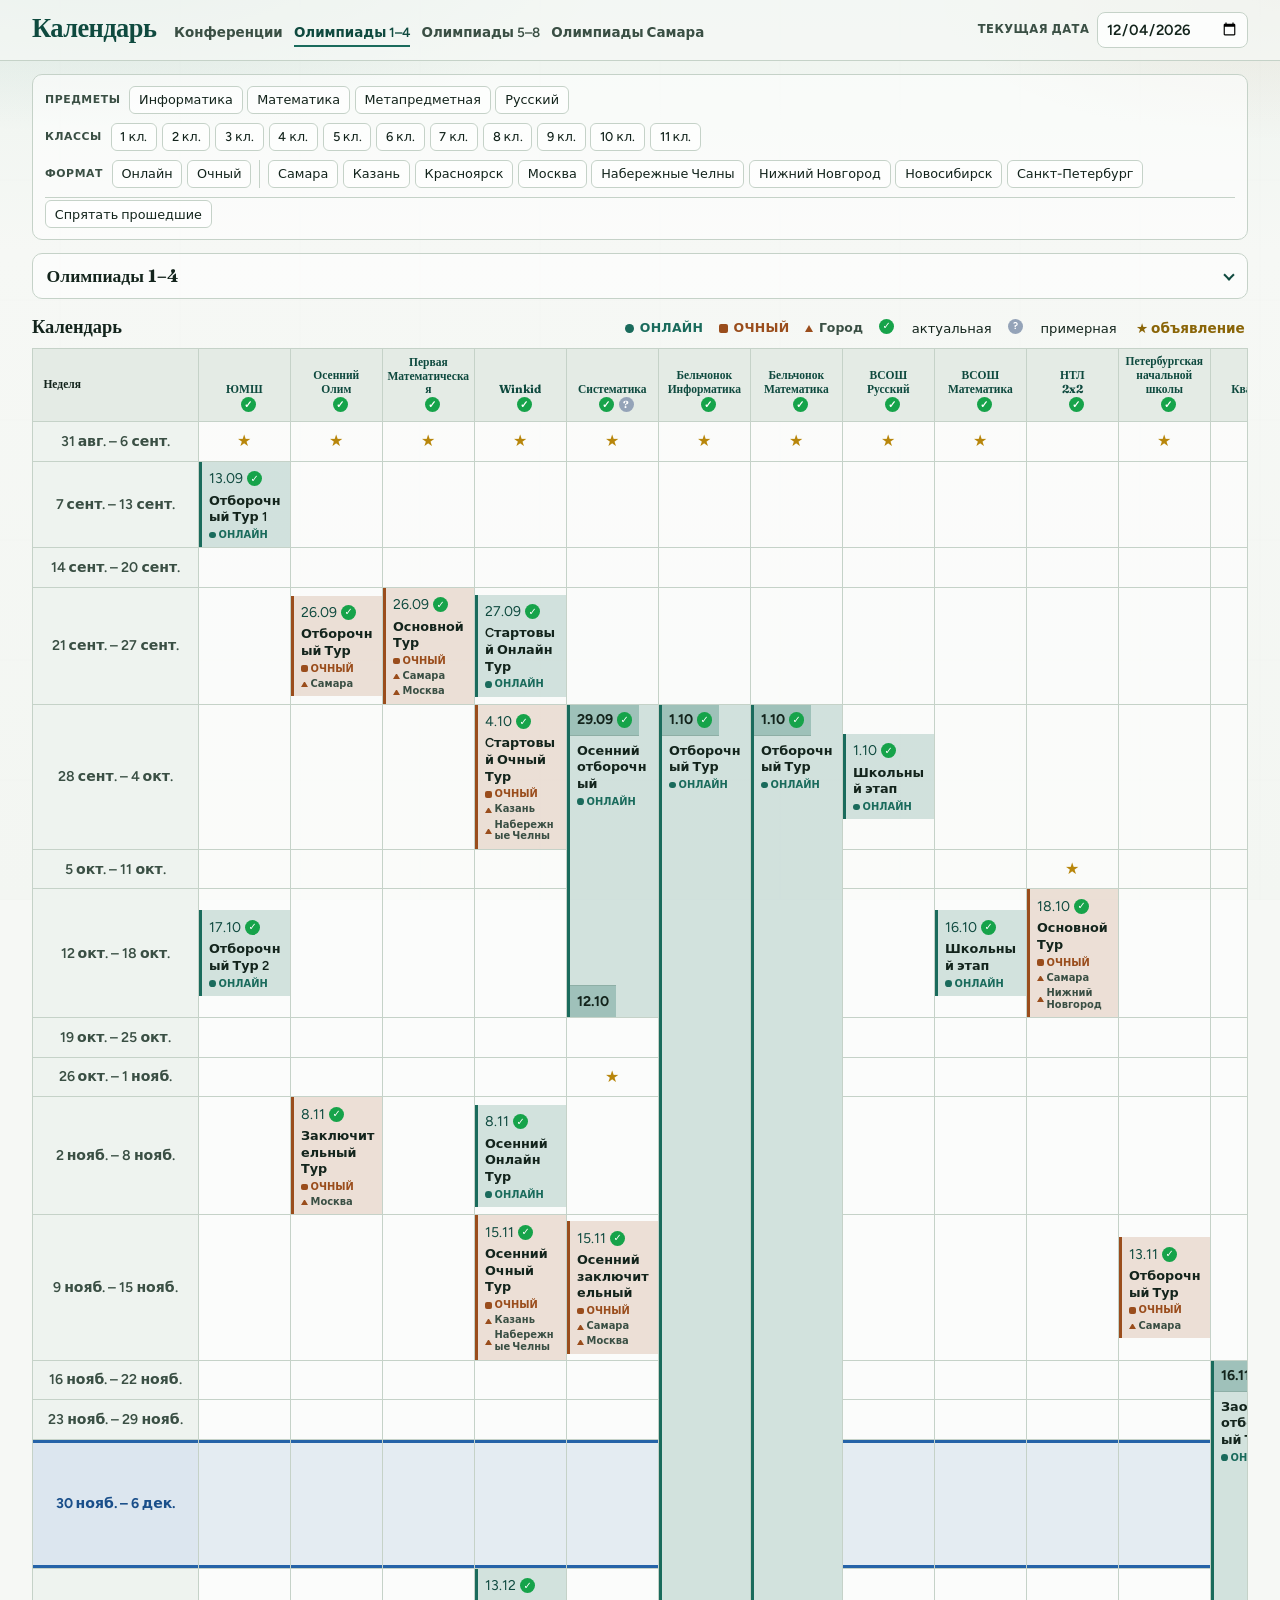
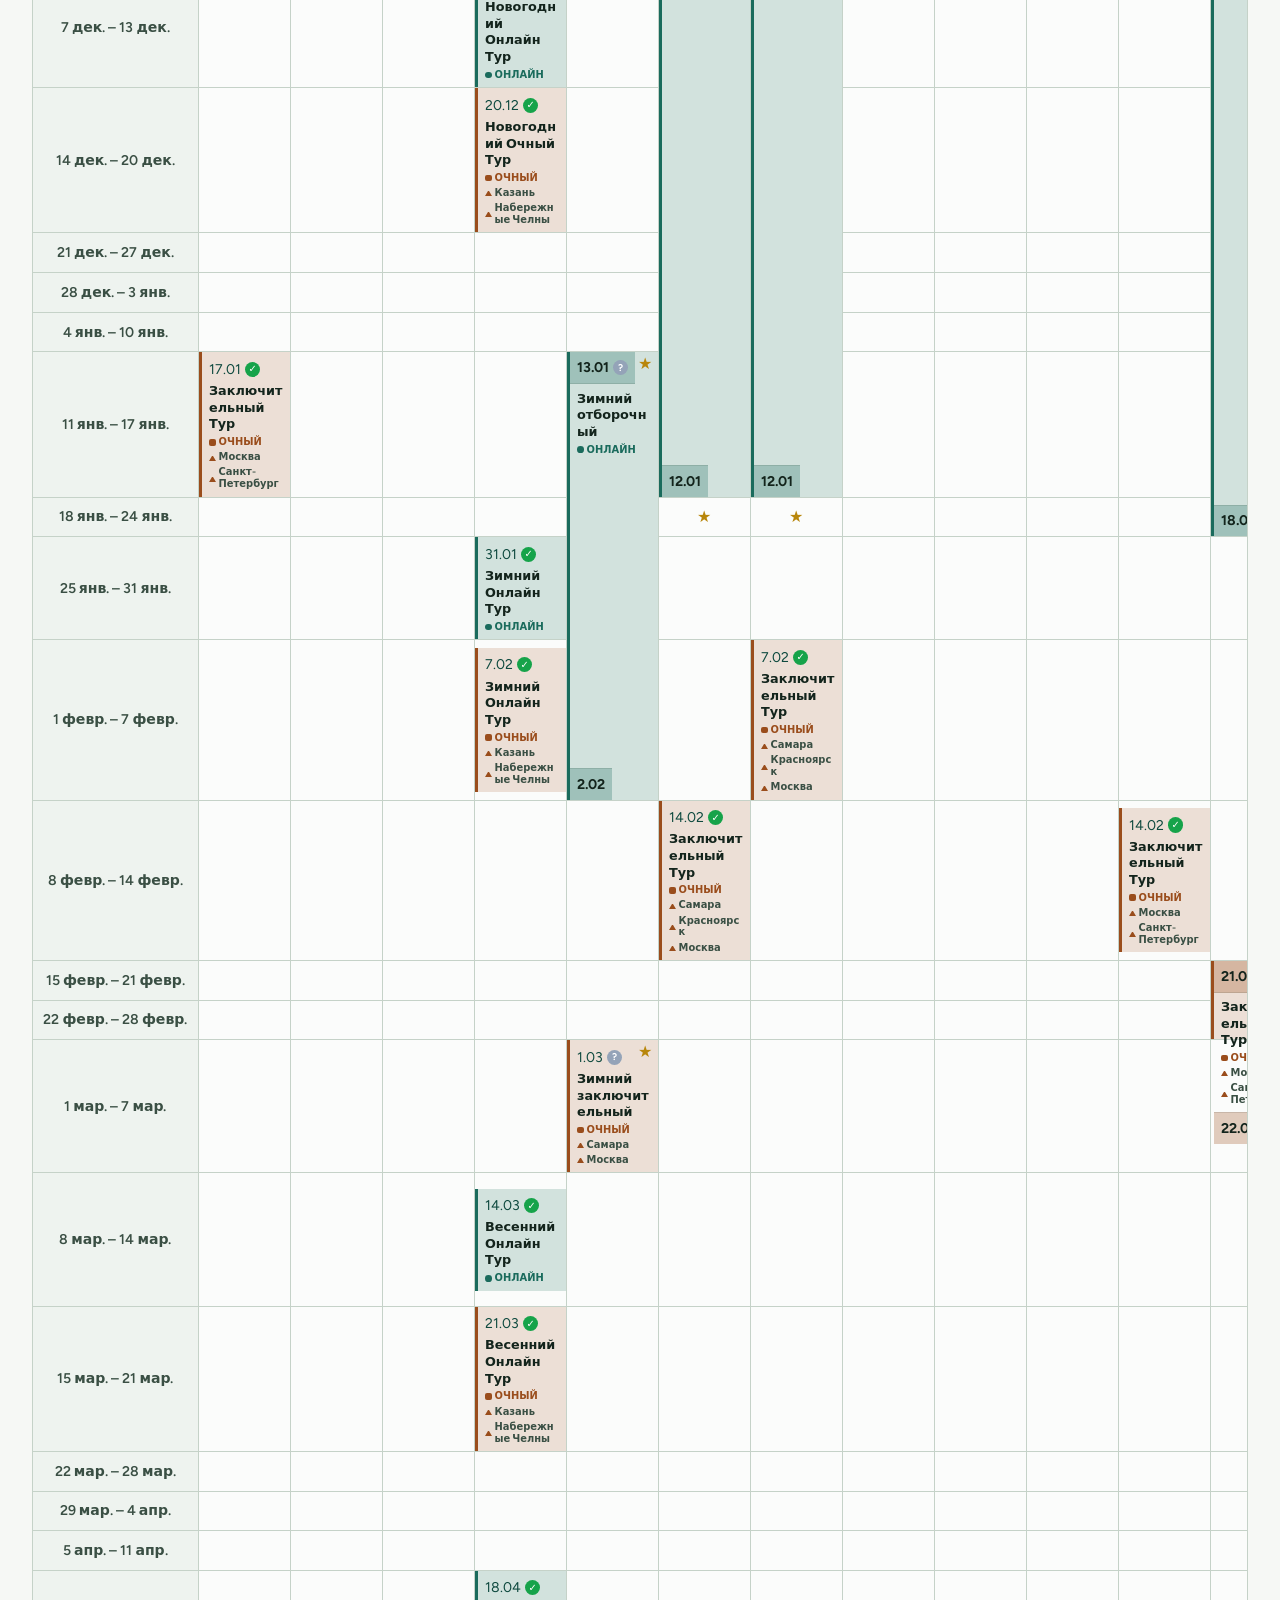
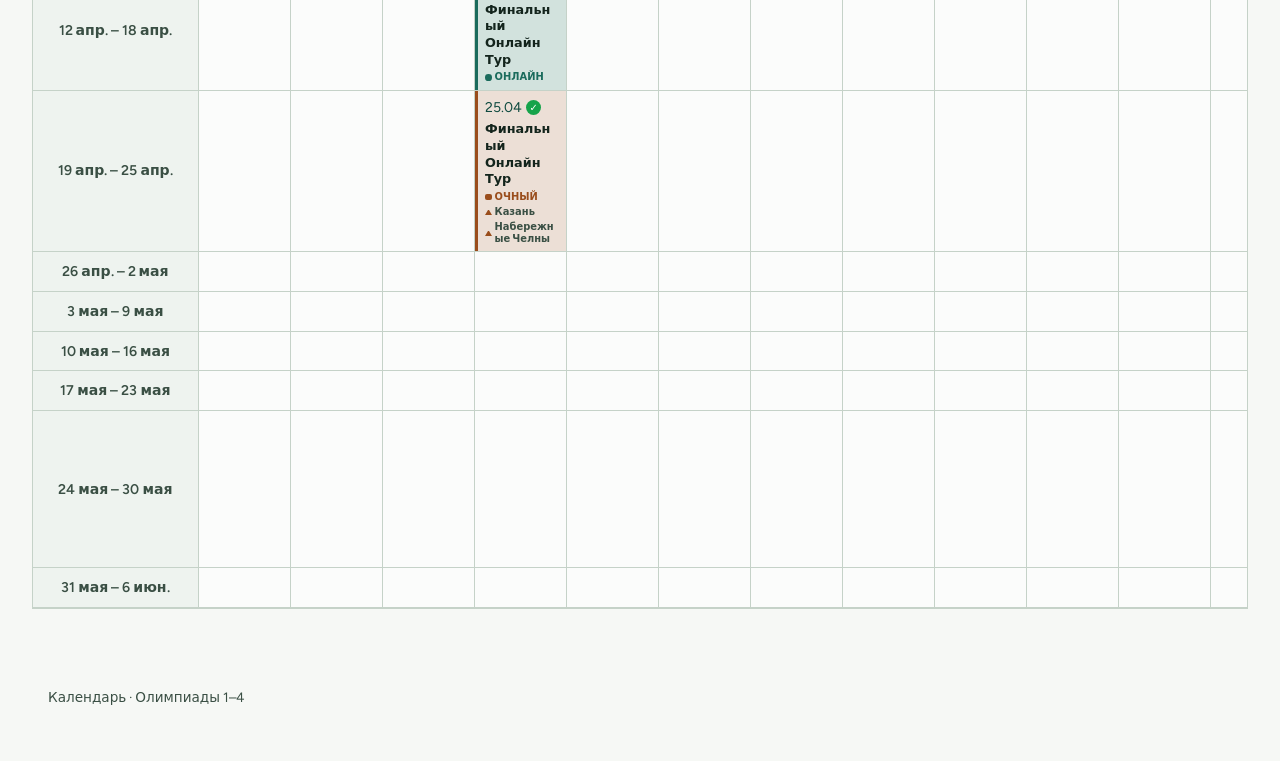
<file: site/index.html>
<!DOCTYPE html>
<html lang="ru">
<head>
  <meta charset="UTF-8" />
  <script>
    (function () {
      // Только для GitHub Pages (project site: /repo-name/).
      // Локально base не ставим — относительные пути работают от index.html.
      if (!/\.github\.io$/i.test(location.hostname)) return;
      var seg = location.pathname.split("/").filter(Boolean)[0];
      if (!seg) return;
      document.write('<base href="/' + seg + '/">');
    })();
  </script>
  <meta name="viewport" content="width=device-width, initial-scale=1" />
  <title>Олимпиады 1–4</title>
  <link rel="preconnect" href="https://fonts.googleapis.com" />
  <link rel="preconnect" href="https://fonts.gstatic.com" crossorigin />
  <link href="https://fonts.googleapis.com/css2?family=Figtree:wght@400;500;600;700&family=Fraunces:opsz,wght@9..144,500;9..144,700&display=swap" rel="stylesheet" />
  <link rel="stylesheet" href="css/styles.css?v=dev" />
</head>
<body data-kind="olympiads" data-section="grades-1-4">
  <div class="atmosphere" aria-hidden="true"></div>

  <header class="topbar">
    <div class="topbar__lead">
      <p class="brand">Календарь</p>
      <nav class="site-nav" id="site-nav" aria-label="Разделы">
        <a class="site-nav__link" href="#conferences" data-section="conferences">Конференции</a>
        <a class="site-nav__link is-active" href="#grades-1-4" data-section="grades-1-4" aria-current="page">Олимпиады 1–4</a>
        <a class="site-nav__link" href="#grades-5-8" data-section="grades-5-8">Олимпиады 5–8</a>
        <a class="site-nav__link" href="#samara" data-section="samara">Олимпиады Самара</a>
      </nav>
    </div>
    <label class="current-date">
      <span class="current-date__label">Текущая дата</span>
      <input type="date" id="current-date" />
    </label>
  </header>

  <main>
    <section class="section section--compact filters" aria-label="Фильтры">
      <div class="filters-bar">
        <div class="filters__grid" id="filters"></div>
        <div class="filters-bar__actions">
          <button type="button" class="chip chip--toggle" id="hide-past" aria-pressed="false">Спрятать прошедшие</button>
          <button type="button" class="btn-text" id="reset-filters" hidden>Сбросить</button>
        </div>
      </div>
    </section>

    <section class="section section--fold" aria-label="Олимпиады 1–4">
      <button type="button" class="fold-toggle" id="olympiads-toggle" aria-expanded="false" aria-controls="olympiads-panel">
        <span id="fold-label">Олимпиады 1–4</span>
        <span class="fold-toggle__chevron" aria-hidden="true"></span>
      </button>
      <div class="fold-panel" id="olympiads-panel" hidden>
        <p class="fold-panel__hint">Клик по заголовку — попап. Стрелка на карточке — раскрытие на месте.</p>
        <div class="cards" id="cards"></div>
      </div>
    </section>

    <section class="section section--calendar" aria-label="Календарь">
      <div class="section__head section__head--compact">
        <h2>Календарь</h2>
        <div class="legend" id="legend"></div>
      </div>
      <div class="calendar-wrap">
        <table class="calendar" id="calendar">
          <thead></thead>
          <tbody></tbody>
        </table>
      </div>
    </section>
  </main>

  <footer class="footer">
    <p>Календарь · Олимпиады 1–4</p>
  </footer>

  <dialog class="tour-dialog" id="tour-dialog">
    <form method="dialog" class="tour-dialog__panel">
      <header class="tour-dialog__head">
        <h3 id="dialog-title"></h3>
        <button type="submit" class="tour-dialog__close" aria-label="Закрыть">×</button>
      </header>
      <div class="tour-dialog__body" id="dialog-body"></div>
    </form>
  </dialog>

  <dialog class="tour-dialog olympiad-dialog" id="olympiad-dialog">
    <form method="dialog" class="tour-dialog__panel">
      <header class="tour-dialog__head">
        <h3 id="olympiad-dialog-title"></h3>
        <button type="submit" class="tour-dialog__close" aria-label="Закрыть">×</button>
      </header>
      <div class="tour-dialog__body" id="olympiad-dialog-body"></div>
    </form>
  </dialog>

  <script src="js/app.js?v=dev"></script>
</body>
</html>
</file>
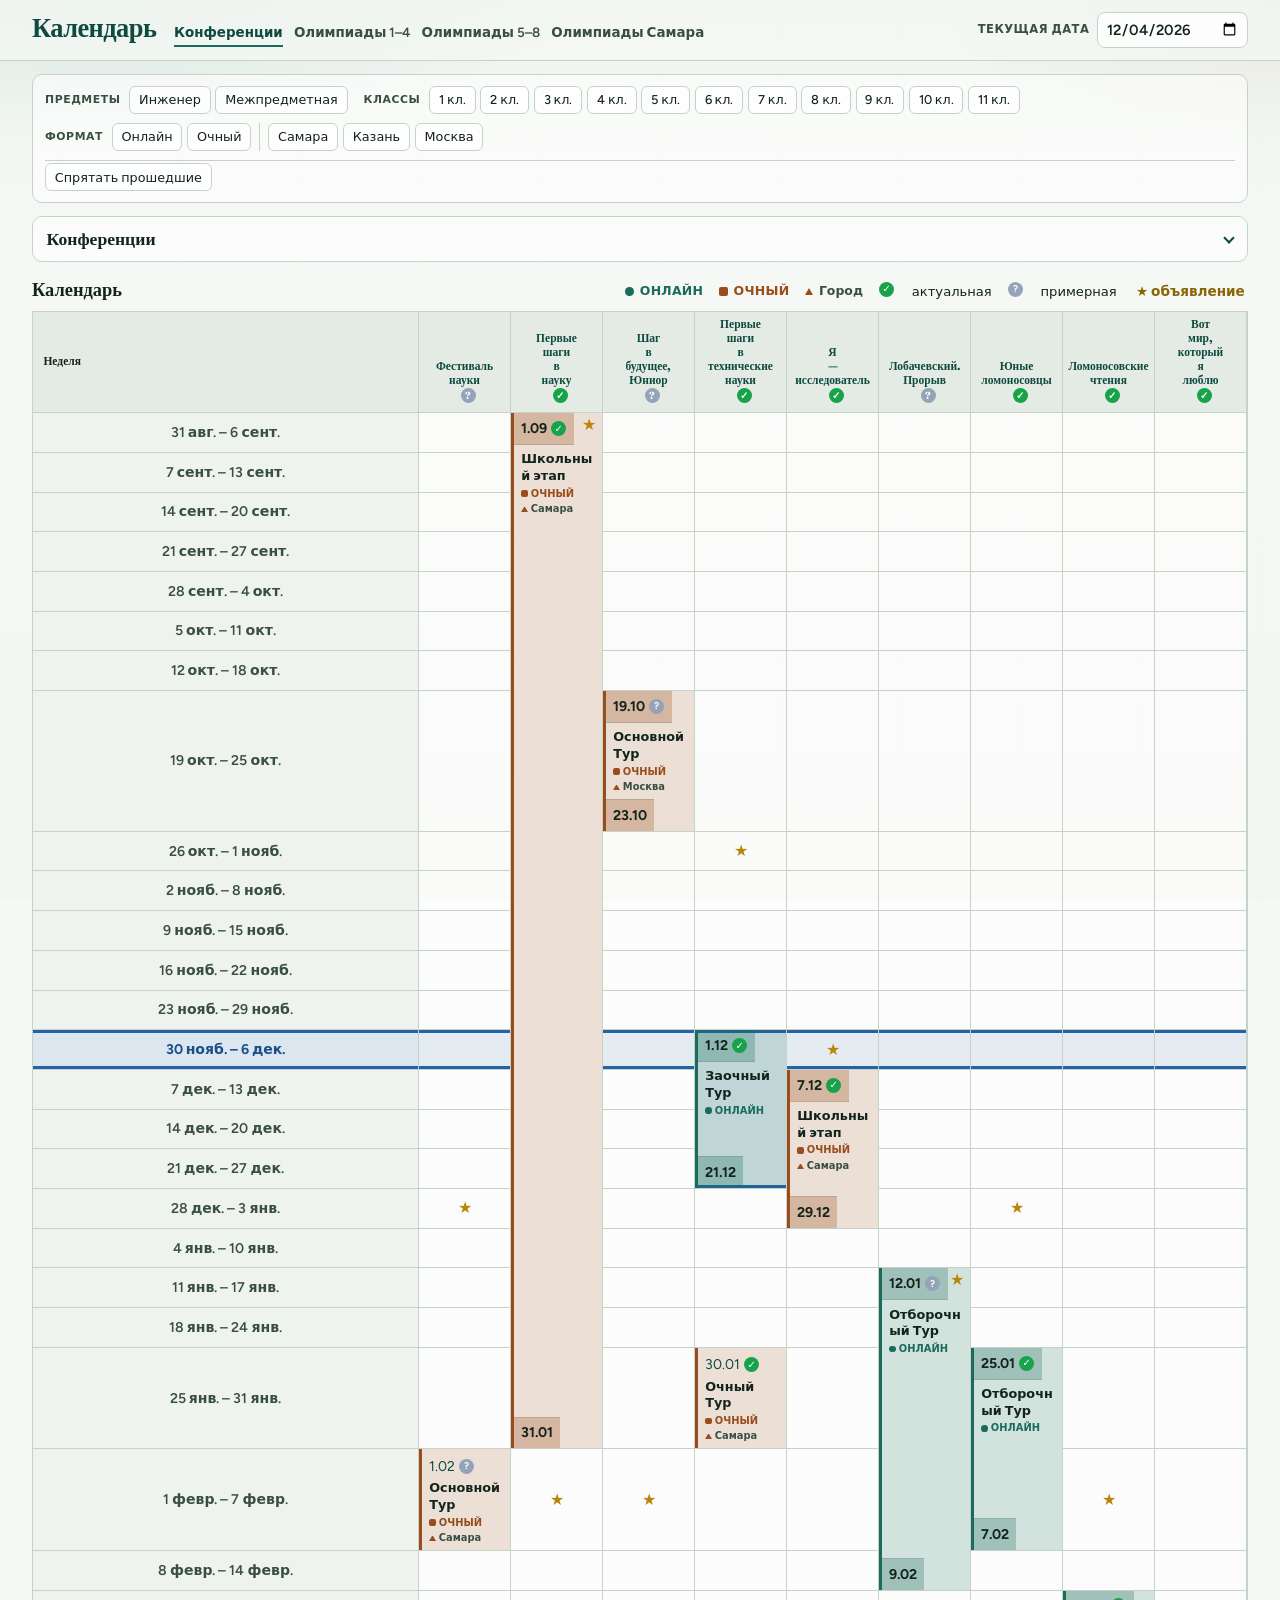
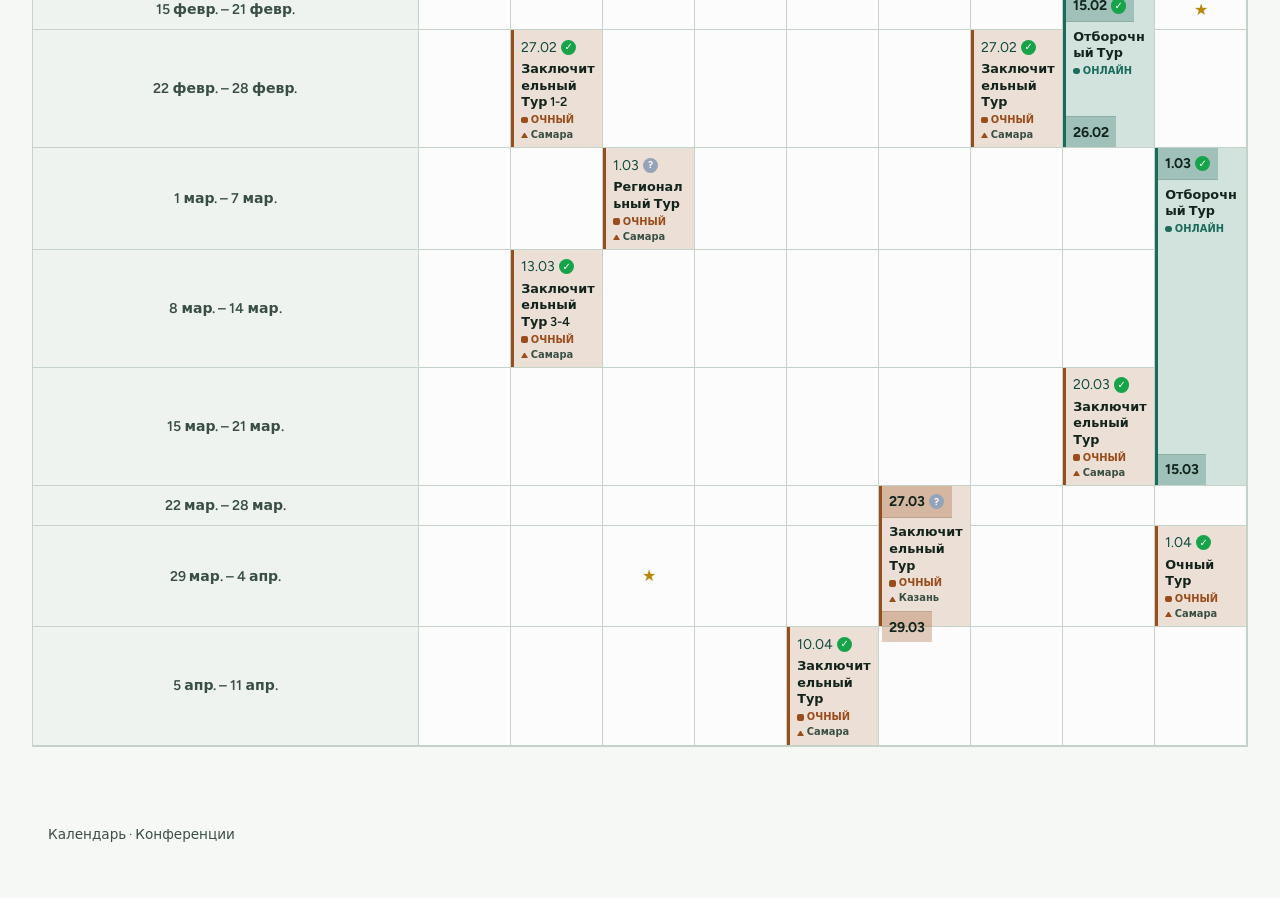
<file: site/conferences.html>
<!DOCTYPE html>
<html lang="ru">
<head>
  <meta charset="UTF-8" />
  <script>
    (function () {
      // Только для GitHub Pages (project site: /repo-name/).
      // Локально base не ставим — относительные пути работают от index.html.
      if (!/\.github\.io$/i.test(location.hostname)) return;
      var seg = location.pathname.split("/").filter(Boolean)[0];
      if (!seg) return;
      document.write('<base href="/' + seg + '/">');
    })();
  </script>
  <meta name="viewport" content="width=device-width, initial-scale=1" />
  <title>Конференции</title>
  <link rel="preconnect" href="https://fonts.googleapis.com" />
  <link rel="preconnect" href="https://fonts.gstatic.com" crossorigin />
  <link href="https://fonts.googleapis.com/css2?family=Figtree:wght@400;500;600;700&family=Fraunces:opsz,wght@9..144,500;9..144,700&display=swap" rel="stylesheet" />
  <link rel="stylesheet" href="css/styles.css?v=dev" />
</head>
<body data-kind="conferences" data-section="conferences">
  <div class="atmosphere" aria-hidden="true"></div>

  <header class="topbar">
    <div class="topbar__lead">
      <p class="brand">Календарь</p>
      <nav class="site-nav" id="site-nav" aria-label="Разделы">
        <a class="site-nav__link is-active" href="#conferences" data-section="conferences" aria-current="page">Конференции</a>
        <a class="site-nav__link" href="#grades-1-4" data-section="grades-1-4">Олимпиады 1–4</a>
        <a class="site-nav__link" href="#grades-5-8" data-section="grades-5-8">Олимпиады 5–8</a>
        <a class="site-nav__link" href="#samara" data-section="samara">Олимпиады Самара</a>
      </nav>
    </div>
    <label class="current-date">
      <span class="current-date__label">Текущая дата</span>
      <input type="date" id="current-date" />
    </label>
  </header>

  <main>
    <section class="section section--compact filters" aria-label="Фильтры">
      <div class="filters-bar">
        <div class="filters__grid" id="filters"></div>
        <div class="filters-bar__actions">
          <button type="button" class="chip chip--toggle" id="hide-past" aria-pressed="false">Спрятать прошедшие</button>
          <button type="button" class="btn-text" id="reset-filters" hidden>Сбросить</button>
        </div>
      </div>
    </section>

    <section class="section section--fold" aria-label="Конференции">
      <button type="button" class="fold-toggle" id="olympiads-toggle" aria-expanded="false" aria-controls="olympiads-panel">
        <span id="fold-label">Конференции</span>
        <span class="fold-toggle__chevron" aria-hidden="true"></span>
      </button>
      <div class="fold-panel" id="olympiads-panel" hidden>
        <p class="fold-panel__hint">Клик по заголовку — попап. Стрелка на карточке — раскрытие на месте.</p>
        <div class="cards" id="cards"></div>
      </div>
    </section>

    <section class="section section--calendar" aria-label="Календарь">
      <div class="section__head section__head--compact">
        <h2>Календарь</h2>
        <div class="legend" id="legend"></div>
      </div>
      <div class="calendar-wrap">
        <table class="calendar" id="calendar">
          <thead></thead>
          <tbody></tbody>
        </table>
      </div>
    </section>
  </main>

  <footer class="footer">
    <p>Календарь · Конференции</p>
  </footer>

  <dialog class="tour-dialog" id="tour-dialog">
    <form method="dialog" class="tour-dialog__panel">
      <header class="tour-dialog__head">
        <h3 id="dialog-title"></h3>
        <button type="submit" class="tour-dialog__close" aria-label="Закрыть">×</button>
      </header>
      <div class="tour-dialog__body" id="dialog-body"></div>
    </form>
  </dialog>

  <dialog class="tour-dialog olympiad-dialog" id="olympiad-dialog">
    <form method="dialog" class="tour-dialog__panel">
      <header class="tour-dialog__head">
        <h3 id="olympiad-dialog-title"></h3>
        <button type="submit" class="tour-dialog__close" aria-label="Закрыть">×</button>
      </header>
      <div class="tour-dialog__body" id="olympiad-dialog-body"></div>
    </form>
  </dialog>

  <script src="js/app.js?v=dev"></script>
</body>
</html>
</file>
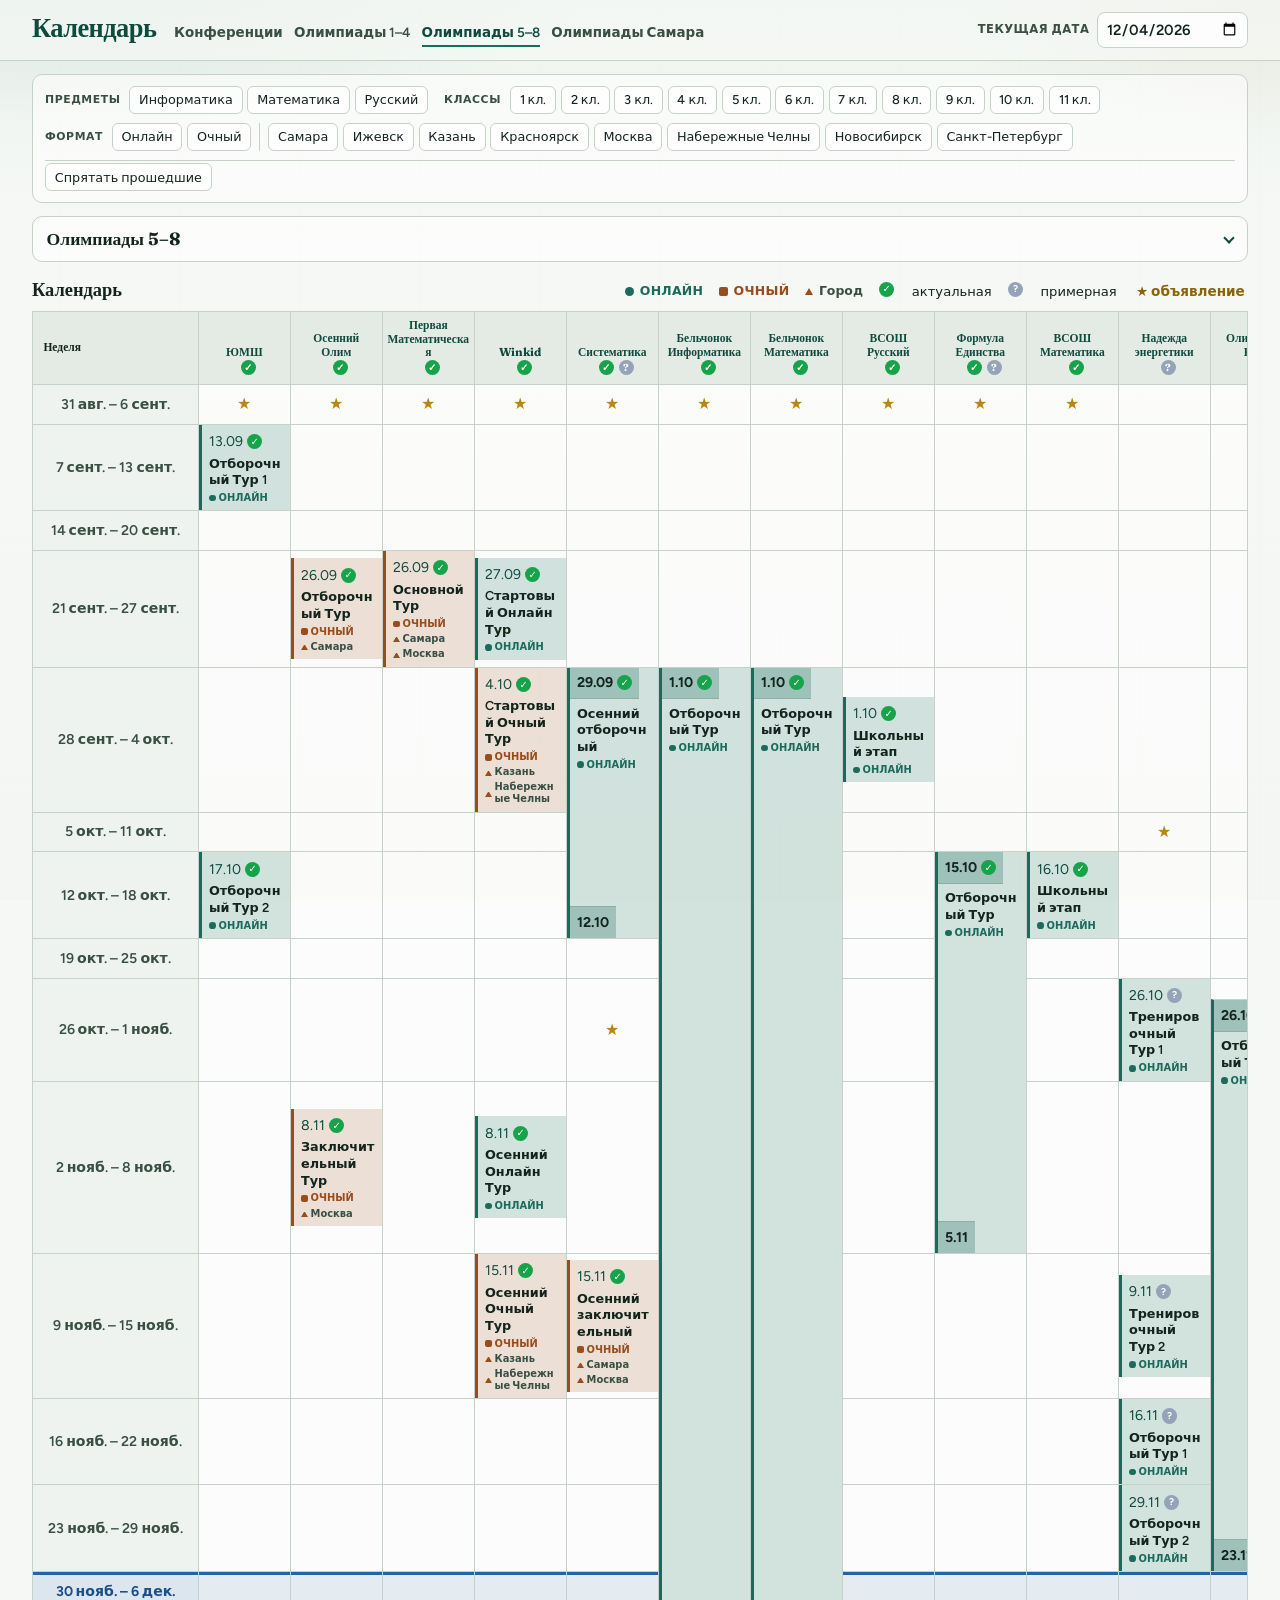
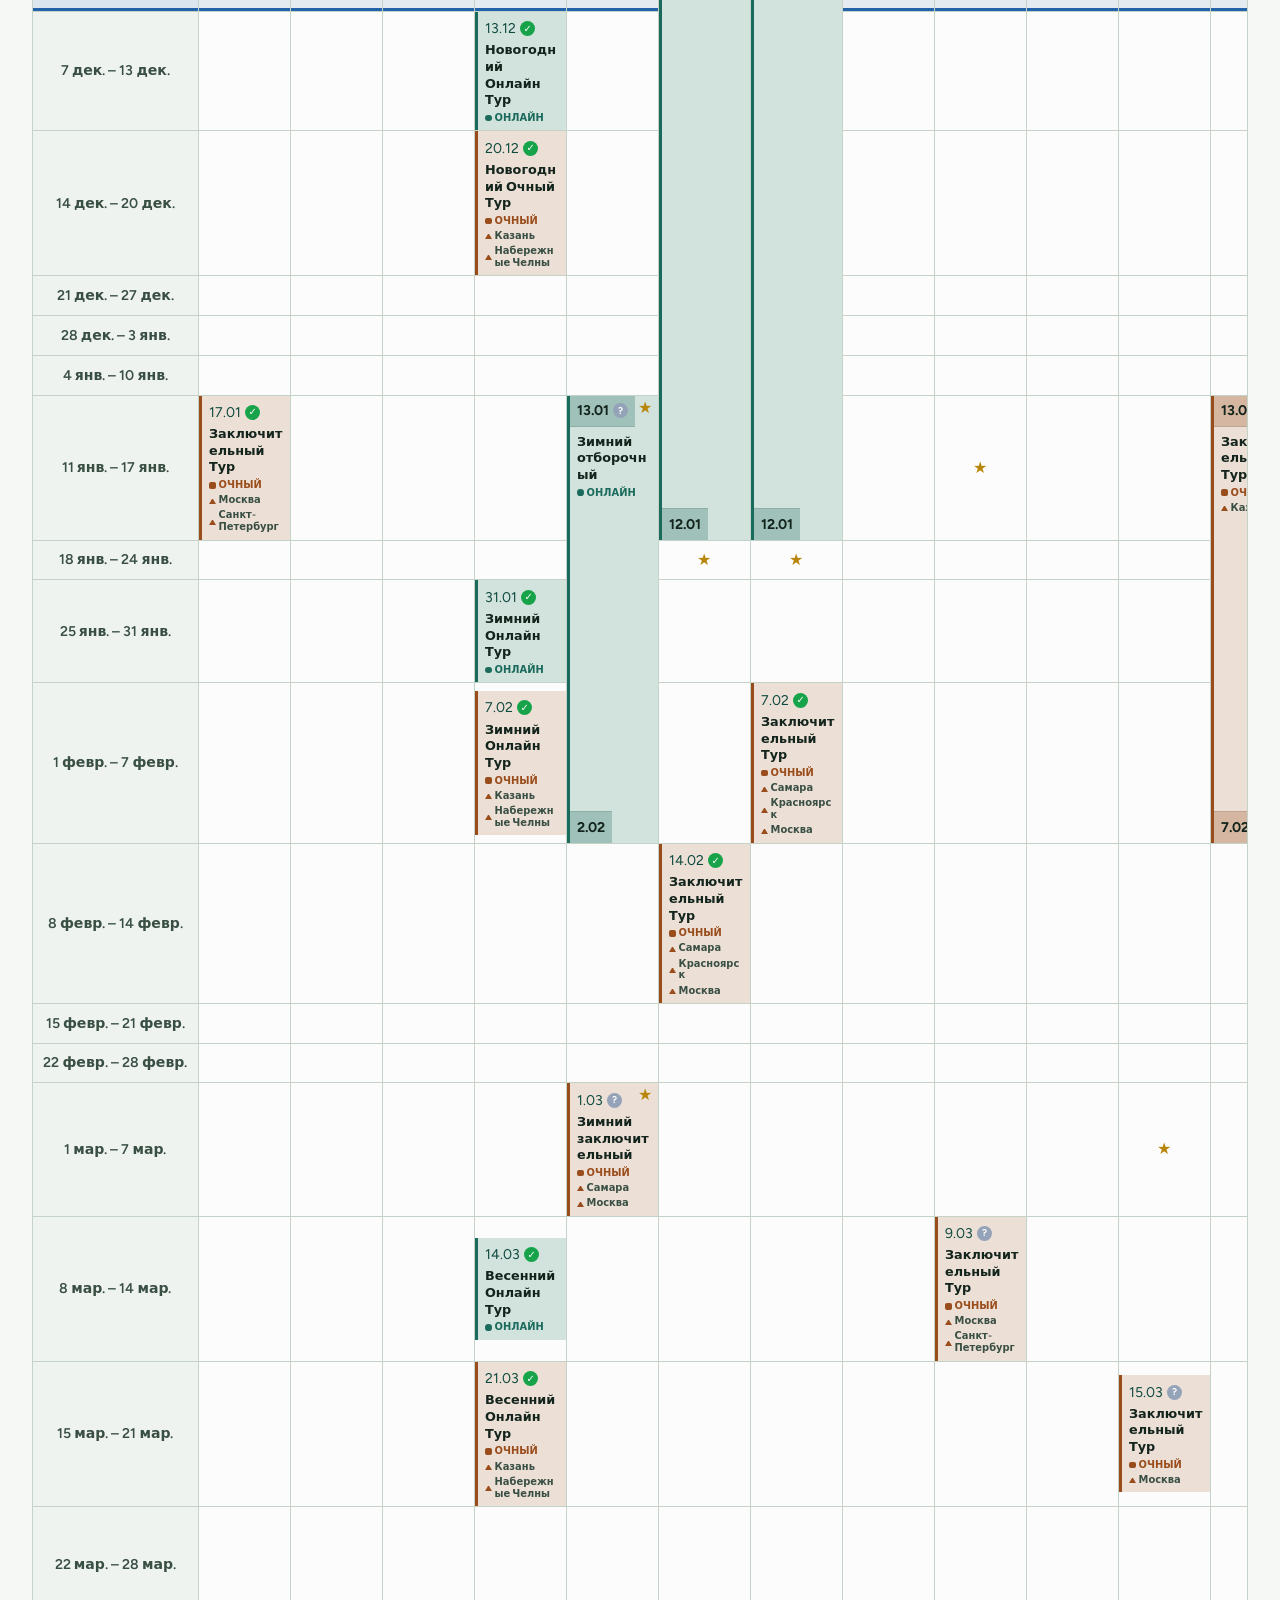
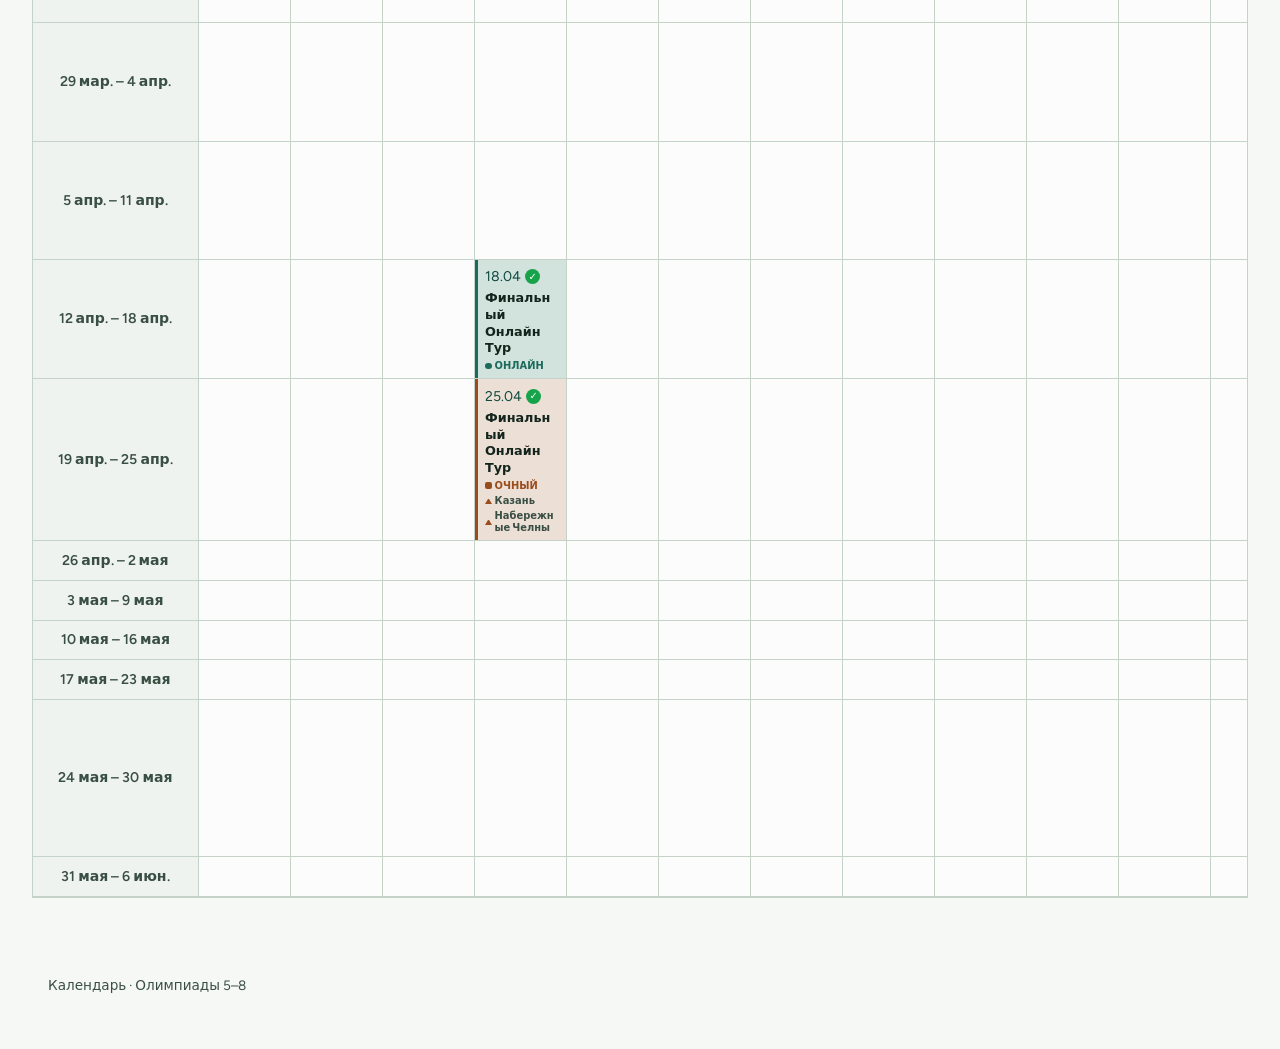
<file: site/olymp-5-8.html>
<!DOCTYPE html>
<html lang="ru">
<head>
  <meta charset="UTF-8" />
  <script>
    (function () {
      // Только для GitHub Pages (project site: /repo-name/).
      // Локально base не ставим — относительные пути работают от index.html.
      if (!/\.github\.io$/i.test(location.hostname)) return;
      var seg = location.pathname.split("/").filter(Boolean)[0];
      if (!seg) return;
      document.write('<base href="/' + seg + '/">');
    })();
  </script>
  <meta name="viewport" content="width=device-width, initial-scale=1" />
  <title>Олимпиады 5–8</title>
  <link rel="preconnect" href="https://fonts.googleapis.com" />
  <link rel="preconnect" href="https://fonts.gstatic.com" crossorigin />
  <link href="https://fonts.googleapis.com/css2?family=Figtree:wght@400;500;600;700&family=Fraunces:opsz,wght@9..144,500;9..144,700&display=swap" rel="stylesheet" />
  <link rel="stylesheet" href="css/styles.css?v=dev" />
</head>
<body data-kind="olympiads" data-section="grades-5-8">
  <div class="atmosphere" aria-hidden="true"></div>

  <header class="topbar">
    <div class="topbar__lead">
      <p class="brand">Календарь</p>
      <nav class="site-nav" id="site-nav" aria-label="Разделы">
        <a class="site-nav__link" href="#conferences" data-section="conferences">Конференции</a>
        <a class="site-nav__link" href="#grades-1-4" data-section="grades-1-4">Олимпиады 1–4</a>
        <a class="site-nav__link is-active" href="#grades-5-8" data-section="grades-5-8" aria-current="page">Олимпиады 5–8</a>
        <a class="site-nav__link" href="#samara" data-section="samara">Олимпиады Самара</a>
      </nav>
    </div>
    <label class="current-date">
      <span class="current-date__label">Текущая дата</span>
      <input type="date" id="current-date" />
    </label>
  </header>

  <main>
    <section class="section section--compact filters" aria-label="Фильтры">
      <div class="filters-bar">
        <div class="filters__grid" id="filters"></div>
        <div class="filters-bar__actions">
          <button type="button" class="chip chip--toggle" id="hide-past" aria-pressed="false">Спрятать прошедшие</button>
          <button type="button" class="btn-text" id="reset-filters" hidden>Сбросить</button>
        </div>
      </div>
    </section>

    <section class="section section--fold" aria-label="Олимпиады 5–8">
      <button type="button" class="fold-toggle" id="olympiads-toggle" aria-expanded="false" aria-controls="olympiads-panel">
        <span id="fold-label">Олимпиады 5–8</span>
        <span class="fold-toggle__chevron" aria-hidden="true"></span>
      </button>
      <div class="fold-panel" id="olympiads-panel" hidden>
        <p class="fold-panel__hint">Клик по заголовку — попап. Стрелка на карточке — раскрытие на месте.</p>
        <div class="cards" id="cards"></div>
      </div>
    </section>

    <section class="section section--calendar" aria-label="Календарь">
      <div class="section__head section__head--compact">
        <h2>Календарь</h2>
        <div class="legend" id="legend"></div>
      </div>
      <div class="calendar-wrap">
        <table class="calendar" id="calendar">
          <thead></thead>
          <tbody></tbody>
        </table>
      </div>
    </section>
  </main>

  <footer class="footer">
    <p>Календарь · Олимпиады 5–8</p>
  </footer>

  <dialog class="tour-dialog" id="tour-dialog">
    <form method="dialog" class="tour-dialog__panel">
      <header class="tour-dialog__head">
        <h3 id="dialog-title"></h3>
        <button type="submit" class="tour-dialog__close" aria-label="Закрыть">×</button>
      </header>
      <div class="tour-dialog__body" id="dialog-body"></div>
    </form>
  </dialog>

  <dialog class="tour-dialog olympiad-dialog" id="olympiad-dialog">
    <form method="dialog" class="tour-dialog__panel">
      <header class="tour-dialog__head">
        <h3 id="olympiad-dialog-title"></h3>
        <button type="submit" class="tour-dialog__close" aria-label="Закрыть">×</button>
      </header>
      <div class="tour-dialog__body" id="olympiad-dialog-body"></div>
    </form>
  </dialog>

  <script src="js/app.js?v=dev"></script>
</body>
</html>
</file>
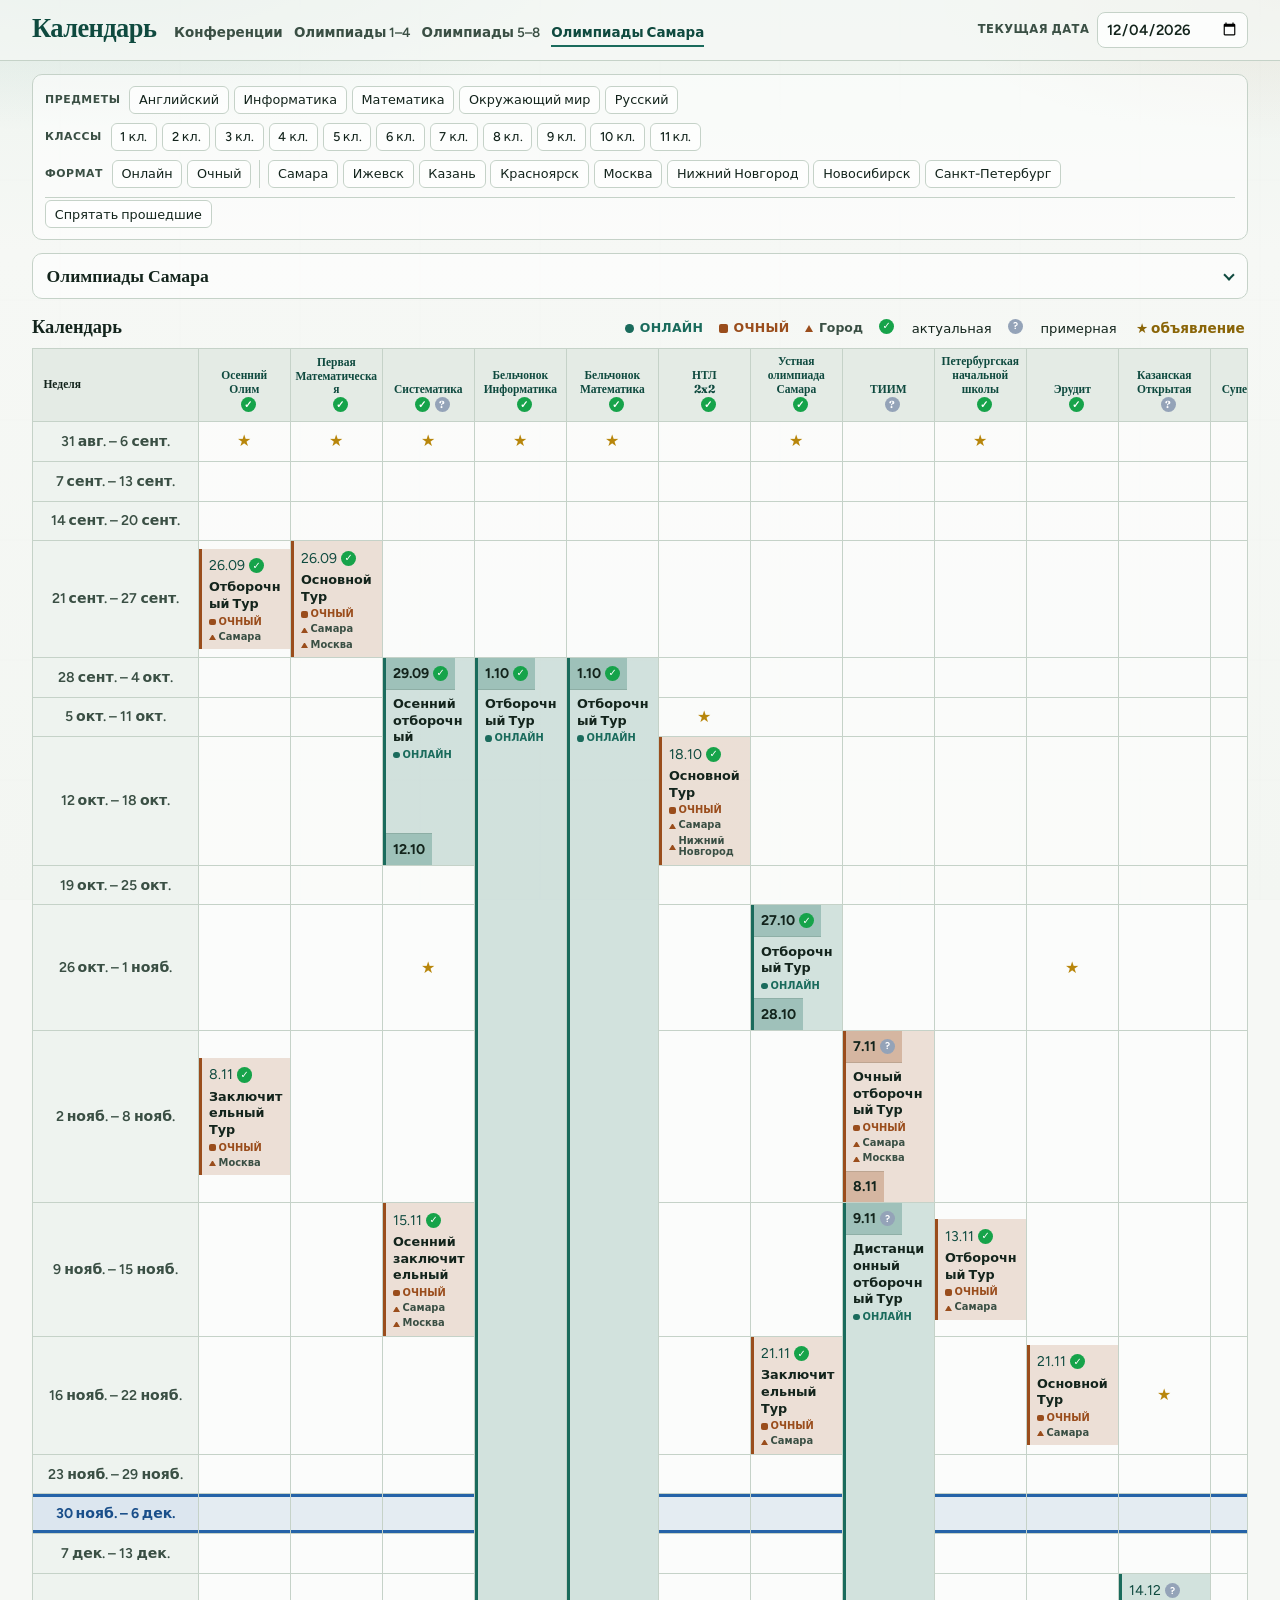
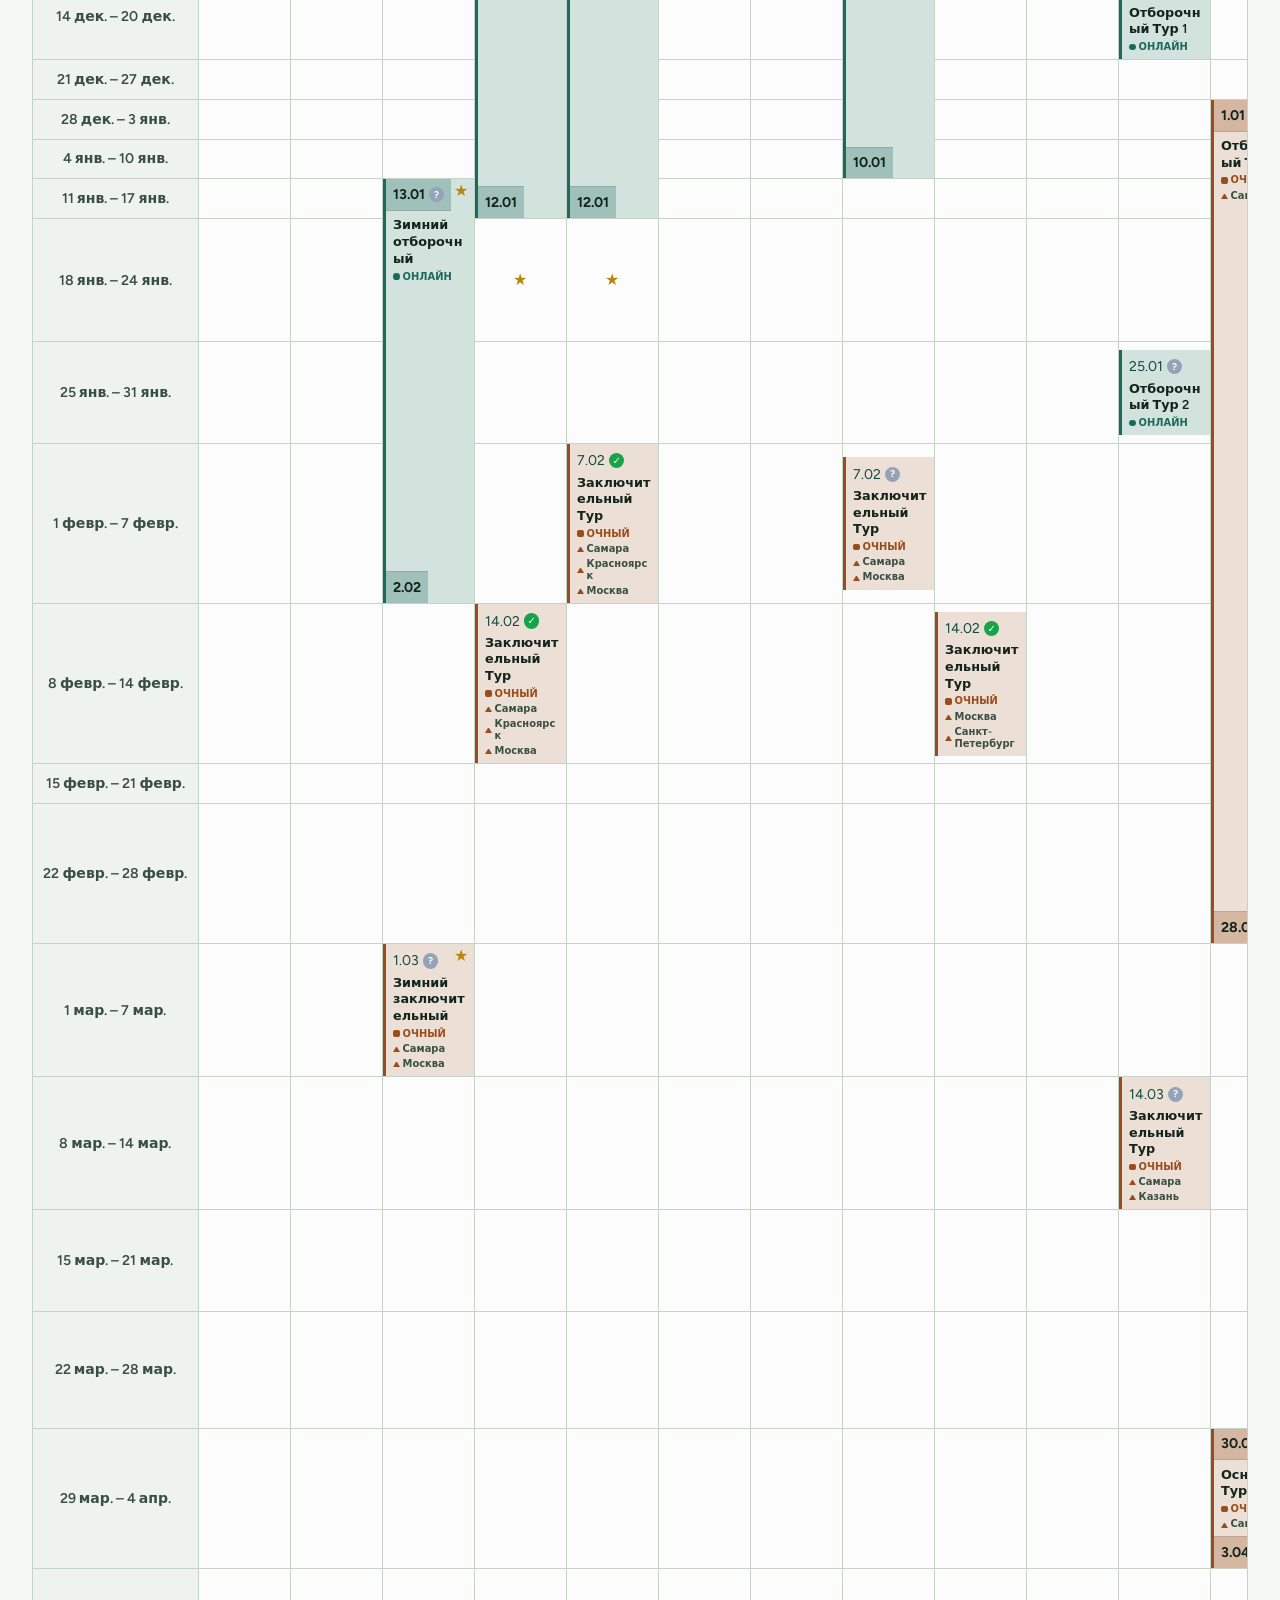
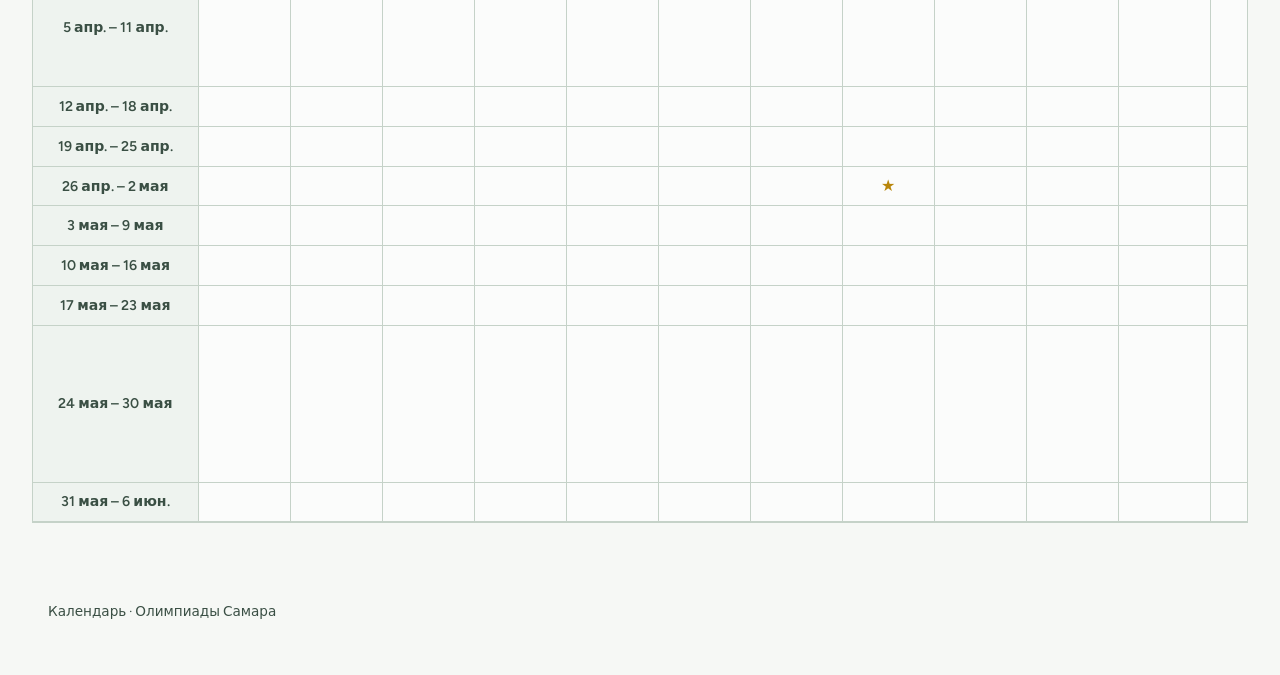
<file: site/olymp-samara.html>
<!DOCTYPE html>
<html lang="ru">
<head>
  <meta charset="UTF-8" />
  <script>
    (function () {
      // Только для GitHub Pages (project site: /repo-name/).
      // Локально base не ставим — относительные пути работают от index.html.
      if (!/\.github\.io$/i.test(location.hostname)) return;
      var seg = location.pathname.split("/").filter(Boolean)[0];
      if (!seg) return;
      document.write('<base href="/' + seg + '/">');
    })();
  </script>
  <meta name="viewport" content="width=device-width, initial-scale=1" />
  <title>Олимпиады Самара</title>
  <link rel="preconnect" href="https://fonts.googleapis.com" />
  <link rel="preconnect" href="https://fonts.gstatic.com" crossorigin />
  <link href="https://fonts.googleapis.com/css2?family=Figtree:wght@400;500;600;700&family=Fraunces:opsz,wght@9..144,500;9..144,700&display=swap" rel="stylesheet" />
  <link rel="stylesheet" href="css/styles.css?v=dev" />
</head>
<body data-kind="olympiads" data-section="samara">
  <div class="atmosphere" aria-hidden="true"></div>

  <header class="topbar">
    <div class="topbar__lead">
      <p class="brand">Календарь</p>
      <nav class="site-nav" id="site-nav" aria-label="Разделы">
        <a class="site-nav__link" href="#conferences" data-section="conferences">Конференции</a>
        <a class="site-nav__link" href="#grades-1-4" data-section="grades-1-4">Олимпиады 1–4</a>
        <a class="site-nav__link" href="#grades-5-8" data-section="grades-5-8">Олимпиады 5–8</a>
        <a class="site-nav__link is-active" href="#samara" data-section="samara" aria-current="page">Олимпиады Самара</a>
      </nav>
    </div>
    <label class="current-date">
      <span class="current-date__label">Текущая дата</span>
      <input type="date" id="current-date" />
    </label>
  </header>

  <main>
    <section class="section section--compact filters" aria-label="Фильтры">
      <div class="filters-bar">
        <div class="filters__grid" id="filters"></div>
        <div class="filters-bar__actions">
          <button type="button" class="chip chip--toggle" id="hide-past" aria-pressed="false">Спрятать прошедшие</button>
          <button type="button" class="btn-text" id="reset-filters" hidden>Сбросить</button>
        </div>
      </div>
    </section>

    <section class="section section--fold" aria-label="Олимпиады Самара">
      <button type="button" class="fold-toggle" id="olympiads-toggle" aria-expanded="false" aria-controls="olympiads-panel">
        <span id="fold-label">Олимпиады Самара</span>
        <span class="fold-toggle__chevron" aria-hidden="true"></span>
      </button>
      <div class="fold-panel" id="olympiads-panel" hidden>
        <p class="fold-panel__hint">Клик по заголовку — попап. Стрелка на карточке — раскрытие на месте.</p>
        <div class="cards" id="cards"></div>
      </div>
    </section>

    <section class="section section--calendar" aria-label="Календарь">
      <div class="section__head section__head--compact">
        <h2>Календарь</h2>
        <div class="legend" id="legend"></div>
      </div>
      <div class="calendar-wrap">
        <table class="calendar" id="calendar">
          <thead></thead>
          <tbody></tbody>
        </table>
      </div>
    </section>
  </main>

  <footer class="footer">
    <p>Календарь · Олимпиады Самара</p>
  </footer>

  <dialog class="tour-dialog" id="tour-dialog">
    <form method="dialog" class="tour-dialog__panel">
      <header class="tour-dialog__head">
        <h3 id="dialog-title"></h3>
        <button type="submit" class="tour-dialog__close" aria-label="Закрыть">×</button>
      </header>
      <div class="tour-dialog__body" id="dialog-body"></div>
    </form>
  </dialog>

  <dialog class="tour-dialog olympiad-dialog" id="olympiad-dialog">
    <form method="dialog" class="tour-dialog__panel">
      <header class="tour-dialog__head">
        <h3 id="olympiad-dialog-title"></h3>
        <button type="submit" class="tour-dialog__close" aria-label="Закрыть">×</button>
      </header>
      <div class="tour-dialog__body" id="olympiad-dialog-body"></div>
    </form>
  </dialog>

  <script src="js/app.js?v=dev"></script>
</body>
</html>
</file>
<file: site/css/styles.css>
:root {
  --ink: #13241c;
  --ink-soft: #3a4f44;
  --mist: #e8efe9;
  --paper: #f6f8f5;
  --line: #c5d2c8;
  --accent: #1a6b5c;
  --accent-deep: #0f4a3f;
  --online: #1a6b5c;
  --offline: #9a4d1c;
  --dim: 0.42;
  --radius: 14px;
  --font-display: "Fraunces", Georgia, serif;
  --font-body: "Figtree", system-ui, sans-serif;
}

*,
*::before,
*::after {
  box-sizing: border-box;
}

html {
  scroll-behavior: smooth;
}

body {
  margin: 0;
  min-height: 100vh;
  font-family: var(--font-body);
  color: var(--ink);
  background: var(--paper);
  line-height: 1.5;
}

.atmosphere {
  position: fixed;
  inset: 0;
  z-index: -1;
  pointer-events: none;
  background:
    radial-gradient(ellipse 80% 40% at 8% -5%, rgba(26, 107, 92, 0.12), transparent 50%),
    radial-gradient(ellipse 60% 35% at 100% 0%, rgba(154, 77, 28, 0.08), transparent 45%),
    linear-gradient(180deg, #eef4ef 0%, var(--paper) 28%, #f3f6f2 100%);
}

.atmosphere::after {
  content: "";
  position: absolute;
  inset: 0;
  opacity: 0.28;
  background-image: url("data:image/svg+xml,%3Csvg xmlns='http://www.w3.org/2000/svg' width='120' height='120' viewBox='0 0 120 120'%3E%3Cpath fill='none' stroke='%2313241c' stroke-opacity='0.04' d='M0 60h120M60 0v120'/%3E%3C/svg%3E");
}

.topbar {
  display: flex;
  flex-wrap: wrap;
  align-items: center;
  justify-content: space-between;
  gap: 0.65rem 1.25rem;
  padding: 0.75rem clamp(1rem, 3vw, 2rem);
  max-width: 1280px;
  margin: 0 auto;
  border-bottom: 1px solid var(--line);
  background: rgba(246, 248, 245, 0.72);
}

.topbar__lead {
  display: flex;
  flex-wrap: wrap;
  align-items: baseline;
  gap: 0.55rem 1.1rem;
}

.brand {
  margin: 0;
  font-family: var(--font-display);
  font-size: clamp(1.25rem, 2.8vw, 1.65rem);
  font-weight: 700;
  line-height: 1.15;
  letter-spacing: -0.02em;
  color: var(--accent-deep);
}

.site-nav {
  display: flex;
  flex-wrap: wrap;
  gap: 0.35rem 0.7rem;
  align-items: center;
}

.site-nav__link {
  font-size: 0.84rem;
  font-weight: 600;
  color: var(--ink-soft);
  text-decoration: none;
  padding: 0.15rem 0;
  border-bottom: 2px solid transparent;
}

.site-nav__link:hover {
  color: var(--accent-deep);
}

.site-nav__link.is-active {
  color: var(--accent-deep);
  border-bottom-color: var(--accent);
}

.site-nav__link:focus-visible {
  outline: 2px solid var(--accent);
  outline-offset: 2px;
}

.current-date {
  display: inline-flex;
  align-items: center;
  gap: 0.5rem;
  font-size: 0.85rem;
  color: var(--ink-soft);
}

.current-date__label {
  font-weight: 600;
  letter-spacing: 0.04em;
  text-transform: uppercase;
  font-size: 0.72rem;
}

.current-date input {
  font: inherit;
  font-size: 0.92rem;
  font-weight: 600;
  color: var(--ink);
  border: 1px solid var(--line);
  background: rgba(255, 255, 255, 0.8);
  border-radius: 8px;
  padding: 0.3rem 0.5rem;
  cursor: pointer;
}

.current-date input:focus-visible {
  outline: 2px solid var(--accent);
  outline-offset: 2px;
}

main {
  display: flex;
  flex-direction: column;
  gap: 0.85rem;
  padding: 0.85rem clamp(1rem, 3vw, 2rem) 2.5rem;
  max-width: 1280px;
  margin: 0 auto;
}

.section__head {
  margin-bottom: 0.55rem;
}

.section__head--compact {
  display: flex;
  flex-wrap: wrap;
  align-items: baseline;
  justify-content: space-between;
  gap: 0.5rem 1rem;
  margin-bottom: 0.45rem;
}

.section__head h2 {
  margin: 0 0 0.25rem;
  font-family: var(--font-display);
  font-size: 1.15rem;
  font-weight: 700;
}

.section__head--compact h2 {
  margin: 0;
}

.section__head p {
  margin: 0;
  color: var(--ink-soft);
  font-size: 0.95rem;
}

/* Filters */
.section--compact {
  padding: 0;
}

.filters-bar {
  display: grid;
  gap: 0.55rem;
  padding: 0.65rem 0.75rem;
  background: rgba(255, 255, 255, 0.55);
  border: 1px solid var(--line);
  border-radius: 10px;
}

.filters__grid {
  display: flex;
  flex-wrap: wrap;
  gap: 0.55rem 1rem;
  align-items: flex-start;
}

.filter-group {
  display: flex;
  flex-wrap: wrap;
  align-items: center;
  gap: 0.3rem 0.4rem;
}

.filter-group__label {
  font-size: 0.68rem;
  font-weight: 600;
  letter-spacing: 0.05em;
  text-transform: uppercase;
  color: var(--ink-soft);
  margin-right: 0.15rem;
}

.filter-chips {
  display: flex;
  flex-wrap: wrap;
  gap: 0.3rem;
  align-items: center;
}

.filter-chips__sep {
  width: 1px;
  align-self: stretch;
  min-height: 1.4rem;
  margin: 0 0.2rem;
  background: var(--line);
}

.filters-bar__actions {
  display: flex;
  flex-wrap: wrap;
  align-items: center;
  gap: 0.45rem 0.75rem;
  padding-top: 0.15rem;
  border-top: 1px solid var(--line);
}

.chip {
  appearance: none;
  border: 1px solid var(--line);
  background: rgba(255, 255, 255, 0.65);
  color: var(--ink);
  font: inherit;
  font-size: 0.8rem;
  font-weight: 500;
  padding: 0.22rem 0.55rem;
  border-radius: 6px;
  cursor: pointer;
  transition: background 0.2s ease, border-color 0.2s ease, color 0.2s ease, opacity 0.25s ease;
}

.chip:hover {
  border-color: var(--accent);
}

.chip.is-active,
.chip--toggle[aria-pressed="true"] {
  background: var(--accent);
  border-color: var(--accent);
  color: #fff;
}

.btn-text {
  margin: 0;
  appearance: none;
  border: 0;
  background: none;
  color: var(--accent-deep);
  font: inherit;
  font-size: 0.85rem;
  font-weight: 600;
  cursor: pointer;
  text-decoration: underline;
  text-underline-offset: 3px;
  padding: 0;
}

/* Fold olympiads */
.fold-toggle {
  appearance: none;
  width: 100%;
  display: flex;
  align-items: center;
  justify-content: space-between;
  gap: 0.75rem;
  border: 1px solid var(--line);
  background: rgba(255, 255, 255, 0.55);
  border-radius: 10px;
  padding: 0.55rem 0.85rem;
  font: inherit;
  font-family: var(--font-display);
  font-size: 1.1rem;
  font-weight: 700;
  color: var(--ink);
  cursor: pointer;
  transition: background 0.2s ease;
}

.fold-toggle:hover {
  background: rgba(255, 255, 255, 0.85);
}

.fold-toggle:focus-visible {
  outline: 2px solid var(--accent);
  outline-offset: 2px;
}

.fold-toggle__chevron {
  width: 0.5rem;
  height: 0.5rem;
  border-right: 2px solid var(--accent-deep);
  border-bottom: 2px solid var(--accent-deep);
  transform: rotate(45deg);
  transition: transform 0.22s ease;
  margin-top: -0.15rem;
}

.fold-toggle[aria-expanded="true"] .fold-toggle__chevron {
  transform: rotate(225deg);
  margin-top: 0.15rem;
}

.fold-panel {
  margin-top: 0.55rem;
  animation: card-open 0.25s ease;
}

.fold-panel[hidden] {
  display: none;
}

.fold-panel__hint {
  margin: 0 0 0.65rem;
  font-size: 0.85rem;
  color: var(--ink-soft);
}

.section--calendar {
  flex: 1;
  min-height: 0;
}

/* Cards */
.cards {
  display: grid;
  grid-template-columns: repeat(auto-fill, minmax(260px, 1fr));
  gap: 1rem;
}

.card {
  padding: 0;
  border-top: 3px solid var(--accent);
  background: rgba(255, 255, 255, 0.72);
  transition: opacity 0.3s ease, transform 0.25s ease;
}

.card.is-dimmed {
  opacity: var(--dim);
}

.card:hover:not(.is-dimmed):not(.is-hidden-past) {
  transform: translateY(-2px);
}

.card.is-hidden-past {
  display: none;
}

.card__top {
  display: grid;
  grid-template-columns: 1fr auto;
  align-items: start;
  gap: 0.25rem;
}

.card__header {
  appearance: none;
  border: 0;
  background: transparent;
  text-align: left;
  font: inherit;
  color: inherit;
  cursor: pointer;
  padding: 1.05rem 0.35rem 0.35rem 1.15rem;
  border-radius: 0;
  transition: background 0.2s ease;
}

.card__header:hover {
  background: rgba(26, 107, 92, 0.06);
}

.card__header:focus-visible {
  outline: 2px solid var(--accent);
  outline-offset: -2px;
}

.card__toggle {
  appearance: none;
  border: 0;
  background: transparent;
  width: 2.5rem;
  height: 2.5rem;
  margin: 0.65rem 0.55rem 0 0;
  display: grid;
  place-items: center;
  cursor: pointer;
  color: var(--accent-deep);
  border-radius: 8px;
  transition: background 0.2s ease;
}

.card__toggle:hover {
  background: var(--mist);
}

.card__toggle:focus-visible {
  outline: 2px solid var(--accent);
  outline-offset: 2px;
}

.card__chevron {
  width: 0.55rem;
  height: 0.55rem;
  border-right: 2px solid currentColor;
  border-bottom: 2px solid currentColor;
  transform: rotate(45deg);
  transition: transform 0.25s ease;
  margin-top: -0.15rem;
}

.card__toggle[aria-expanded="true"] .card__chevron {
  transform: rotate(225deg);
  margin-top: 0.15rem;
}

.card__title {
  margin: 0 0 0.35rem;
  font-family: var(--font-display);
  font-size: 1.2rem;
  font-weight: 700;
  line-height: 1.2;
}

.card__full {
  margin: 0;
  font-size: 0.85rem;
  color: var(--ink-soft);
}

.card__meta {
  display: flex;
  flex-wrap: wrap;
  gap: 0.4rem;
  padding: 0.35rem 1.15rem 1rem;
}

.card.is-expanded .card__meta {
  padding-bottom: 0.55rem;
}

.tag {
  display: inline-flex;
  align-items: center;
  gap: 0.3rem;
  font-size: 0.8rem;
  font-weight: 600;
  color: var(--ink-soft);
  background: var(--mist);
  padding: 0.2rem 0.5rem;
  border-radius: 6px;
}

.card__body {
  padding: 0 1.15rem 1.2rem;
  border-top: 1px solid var(--line);
  animation: card-open 0.28s ease;
}

.card__body[hidden] {
  display: none;
  animation: none;
}

@keyframes card-open {
  from {
    opacity: 0;
    transform: translateY(-6px);
  }
  to {
    opacity: 1;
    transform: none;
  }
}

.card__desc {
  margin: 0.85rem 0 0.9rem;
  font-size: 0.92rem;
  color: var(--ink-soft);
  white-space: pre-line;
}

.card__link {
  color: var(--accent-deep);
  font-weight: 600;
  font-size: 0.92rem;
  text-underline-offset: 3px;
}

.card__tours {
  margin: 0.85rem 0 0;
  padding: 0;
  list-style: none;
  display: grid;
  gap: 0.4rem;
}

.card__tour {
  display: flex;
  flex-wrap: wrap;
  align-items: center;
  gap: 0.4rem 0.55rem;
  font-size: 0.85rem;
}

.popup-desc {
  white-space: pre-line;
}

.popup-tours {
  margin: 0.35rem 0 0;
  padding: 0;
  list-style: none;
  display: grid;
  gap: 0.65rem;
}

.popup-tour {
  padding: 0.55rem 0.65rem;
  background: var(--mist);
  border-radius: 8px;
}

.popup-tour__line {
  margin-top: 0.25rem;
  font-size: 0.9rem;
  color: var(--ink-soft);
}

.olympiad-dialog {
  max-width: min(520px, calc(100vw - 2rem));
}

.olympiad-dialog a {
  color: var(--accent-deep);
  word-break: break-all;
}

/* Markers */
.marker {
  display: inline-flex;
  align-items: center;
  gap: 0.35rem;
  font-size: 0.78rem;
  font-weight: 700;
  letter-spacing: 0.02em;
  text-transform: uppercase;
  max-width: 100%;
  overflow-wrap: anywhere;
}

.marker::before {
  content: "";
  width: 0.55rem;
  height: 0.55rem;
  border-radius: 2px;
  flex-shrink: 0;
}

.marker--online {
  color: var(--online);
}

.marker--online::before {
  background: var(--online);
  border-radius: 50%;
}

.marker--offline {
  color: var(--offline);
}

.marker--offline::before {
  background: var(--offline);
}

.marker--city {
  color: var(--ink-soft);
  text-transform: none;
  letter-spacing: 0;
  font-weight: 600;
}

.marker--city::before {
  width: 0;
  height: 0;
  border-left: 0.28rem solid transparent;
  border-right: 0.28rem solid transparent;
  border-bottom: 0.45rem solid var(--offline);
  background: none;
  border-radius: 0;
}

.legend {
  display: flex;
  flex-wrap: wrap;
  gap: 0.55rem 1rem;
  margin: 0;
  font-size: 0.82rem;
}

/* Calendar */
.calendar-wrap {
  overflow-x: auto;
  border: 1px solid var(--line);
  background: rgba(255, 255, 255, 0.55);
}

.calendar {
  width: 100%;
  border-collapse: separate;
  border-spacing: 0;
  min-width: 480px;
  font-size: 0.88rem;
}

.calendar th,
.calendar td {
  border-bottom: 1px solid var(--line);
  border-right: 1px solid var(--line);
  vertical-align: stretch;
}

.calendar tbody tr {
  min-height: 3.4rem;
  height: auto;
}

.calendar tbody tr.is-current-week > th,
.calendar tbody tr.is-current-week > td {
  background: rgba(37, 99, 168, 0.1);
  box-shadow:
    inset 0 3px 0 0 #2563a8,
    inset 0 -3px 0 0 #2563a8;
}

.calendar tbody tr.is-current-week .week-label {
  background: rgba(37, 99, 168, 0.14);
  color: #1a4f8a;
  font-weight: 700;
}

.calendar tbody tr.is-current-week:hover .week-label {
  background: rgba(37, 99, 168, 0.18);
}


.calendar thead th {
  position: sticky;
  top: 0;
  z-index: 2;
  background: #e4ebe5;
  padding: 0.25rem 0.15rem 0.4rem;
  height: auto;
  width: 5.75rem;
  min-width: 5.75rem;
  max-width: 7rem;
  vertical-align: bottom;
  text-align: center;
  font-family: var(--font-display);
  font-size: 0.72rem;
  font-weight: 700;
  overflow: hidden;
}

.calendar thead th.cal-corner {
  width: auto;
  min-width: 7.5rem;
  max-width: none;
  height: auto;
  padding: 0.7rem 0.65rem;
  vertical-align: middle;
  text-align: left;
  overflow: hidden;
}

.cal-th {
  appearance: none;
  border: 0;
  background: transparent;
  display: flex;
  flex-direction: column;
  align-items: center;
  justify-content: flex-end;
  gap: 0.05rem;
  width: 100%;
  min-height: 100%;
  padding: 0.15rem 0.1rem;
  margin: 0;
  cursor: pointer;
  font: inherit;
  font-family: var(--font-display);
  font-size: 0.72rem;
  font-weight: 700;
  line-height: 1.15;
  color: var(--accent-deep);
  text-align: center;
  transition: color 0.15s ease, background 0.15s ease;
  border-radius: 6px;
}

.cal-th:hover {
  color: var(--accent);
  background: rgba(26, 107, 92, 0.08);
}

.cal-th:focus-visible {
  outline: 2px solid var(--accent);
  outline-offset: 1px;
}

.cal-th__word {
  display: block;
  max-width: 100%;
  overflow-wrap: anywhere;
  word-break: break-word;
}

.calendar thead th:first-child,
.calendar .week-label {
  position: sticky;
  left: 0;
  z-index: 3;
  background: #e4ebe5;
  min-width: 7.5rem;
}

.calendar .week-label {
  z-index: 1;
  padding: 0.55rem 0.65rem;
  font-weight: 600;
  color: var(--ink-soft);
  white-space: nowrap;
  background: #eef3ef;
}

.calendar thead th:first-child {
  z-index: 4;
}

.calendar tbody tr:hover .week-label {
  background: #e4ebe5;
}

.announce-star {
  appearance: none;
  border: 0;
  background: transparent;
  color: #b8860b;
  font-size: 1rem;
  line-height: 1;
  padding: 0.15rem 0.2rem;
  cursor: pointer;
  align-self: center;
}

.announce-star:hover {
  color: #8a6508;
  transform: scale(1.15);
}

.announce-star--legend {
  cursor: default;
  font-size: 0.85rem;
  font-weight: 600;
  color: #8a6508;
}

.date-badge {
  display: inline-flex;
  align-items: center;
  justify-content: center;
  width: 0.95rem;
  height: 0.95rem;
  margin-left: 0.15rem;
  font-size: 0.62rem;
  font-weight: 700;
  line-height: 1;
  border-radius: 50%;
  vertical-align: middle;
  flex-shrink: 0;
}

.date-badge--confirmed {
  color: #fff;
  background: #16a34a;
}

.date-badge--approximate {
  color: #fff;
  background: #94a3b8;
}

.date-badge--legend {
  margin-left: 0;
  margin-right: 0.1rem;
}

.olympiad-date-badges {
  display: inline-flex;
  align-items: center;
  gap: 0.15rem;
  margin-left: 0.35rem;
  vertical-align: middle;
}

.announce-star--on-tour {
  cursor: inherit;
  pointer-events: none;
}

.announce-star--on-tour:hover {
  transform: none;
}

.cal-cell--announce .cal-cell__fill {
  align-items: center;
  justify-content: center;
  min-height: 2.4rem;
}


.cal-cell.is-dimmed,
.tour-block.is-dimmed {
  opacity: var(--dim);
}

.cal-cell--empty {
  background: transparent;
}

.cal-empty {
  padding: 1.25rem 0.85rem;
  color: var(--ink-soft);
  font-size: 0.95rem;
}

.cal-cell--filled {
  position: relative;
  padding: 0;
  height: 100%;
}

.cal-cell--span {
  padding: 0;
  height: 100%;
}

.cal-cell__fill {
  display: flex;
  flex-direction: column;
  gap: 0;
  min-height: 3.4rem;
  height: 100%;
  box-sizing: border-box;
}

.cal-cell--span .cal-cell__fill {
  position: absolute;
  inset: 0;
  min-height: 0;
  height: auto;
}

.cal-cell--span .tour-block,
.cal-cell--filled .tour-block {
  flex: 1 1 auto;
  align-self: stretch;
  width: 100%;
  min-height: 0;
  height: auto;
}

.cal-cell--filled .tour-block:only-child,
.cal-cell--span .tour-block:only-child {
  flex: 1 1 100%;
  min-height: 100%;
  height: 100%;
}

.cal-cell--filled .tour-block + .tour-block,
.cal-cell--filled .announce-star + .tour-block {
  margin-top: 0;
  border-top: 1px solid rgba(19, 36, 28, 0.08);
}

.tour-block {
  position: relative;
  display: flex;
  flex-direction: column;
  justify-content: flex-start;
  gap: 0;
  box-sizing: border-box;
  width: 100%;
  min-height: 0;
  padding: 0;
  border: 0;
  border-radius: 0;
  text-align: left;
  font: inherit;
  cursor: pointer;
  color: var(--ink);
  transition: filter 0.2s ease;
  overflow: visible;
}

.tour-block__announce {
  position: absolute;
  top: 0.1rem;
  right: 0.15rem;
  z-index: 1;
  line-height: 1;
}

.tour-block--span {
  justify-content: space-between;
}

.tour-block:hover {
  filter: brightness(0.97);
}

.tour-block:focus-visible {
  outline: 2px solid var(--accent);
  outline-offset: 2px;
}

.tour-block--online {
  background: rgba(26, 107, 92, 0.18);
  border-left: 3px solid var(--online);
}

.tour-block--offline {
  background: rgba(154, 77, 28, 0.16);
  border-left: 3px solid var(--offline);
}

.tour-block__body {
  display: flex;
  flex-direction: column;
  justify-content: flex-start;
  gap: 0.2rem;
  padding: 0.4rem 0.45rem;
  flex: 1 1 auto;
  min-width: 0;
}

.tour-block__edge {
  display: flex;
  align-items: center;
  flex-wrap: wrap;
  gap: 0.15rem;
  padding: 0.3rem 0.45rem;
  font-weight: 700;
  flex: 0 0 auto;
}

.tour-block__edge--start {
  background: rgba(19, 36, 28, 0.1);
  border-bottom: 1px solid rgba(19, 36, 28, 0.12);
}

.tour-block__edge--end {
  background: rgba(19, 36, 28, 0.1);
  border-top: 1px solid rgba(19, 36, 28, 0.12);
}

.tour-block--online .tour-block__edge--start,
.tour-block--online .tour-block__edge--end {
  background: rgba(26, 107, 92, 0.28);
}

.tour-block--offline .tour-block__edge--start,
.tour-block--offline .tour-block__edge--end {
  background: rgba(154, 77, 28, 0.28);
}

.tour-block__name {
  font-weight: 600;
  font-size: 0.8rem;
  line-height: 1.3;
  overflow-wrap: anywhere;
  word-break: break-word;
  white-space: normal;
}

.tour-block__meta {
  display: flex;
  flex-wrap: wrap;
  gap: 0.2rem 0.3rem;
  align-items: center;
}

.tour-block__meta .marker {
  font-size: 0.62rem;
  gap: 0.18rem;
  letter-spacing: 0;
  line-height: 1.2;
}

.tour-block__meta .marker::before {
  width: 0.42rem;
  height: 0.42rem;
}

.tour-block__meta .marker--city::before {
  border-left-width: 0.2rem;
  border-right-width: 0.2rem;
  border-bottom-width: 0.34rem;
}

.tour-date__time {
  font-weight: 600;
  color: var(--ink-soft);
  font-size: 0.85em;
}

.tour-date--start,
.tour-date--end,
.tour-date--single {
  display: inline-flex;
  align-items: center;
  flex-wrap: wrap;
  gap: 0.1rem;
}

.tour-date--start,
.tour-date--end {
  color: var(--ink);
}

.tour-date--single {
  color: var(--accent-deep);
}

.tour-date--range {
  display: inline-flex;
  align-items: center;
  gap: 0.25rem;
}

.tour-date__sep {
  color: var(--ink-soft);
  font-weight: 500;
}

/* Dialog */
.tour-dialog {
  border: 1px solid var(--line);
  padding: 0;
  max-width: min(420px, calc(100vw - 2rem));
  background: var(--paper);
  color: var(--ink);
}

.tour-dialog::backdrop {
  background: rgba(19, 36, 28, 0.45);
}

.tour-dialog__panel {
  margin: 0;
}

.tour-dialog__head {
  display: flex;
  align-items: flex-start;
  justify-content: space-between;
  gap: 1rem;
  padding: 1rem 1rem 0.5rem;
}

.tour-dialog__head h3 {
  margin: 0;
  font-family: var(--font-display);
  font-size: 1.25rem;
}

.tour-dialog__close {
  appearance: none;
  border: 0;
  background: none;
  font-size: 1.5rem;
  line-height: 1;
  cursor: pointer;
  color: var(--ink-soft);
  padding: 0.1rem 0.35rem;
}

.tour-dialog__body {
  padding: 0.25rem 1rem 1.15rem;
  display: grid;
  gap: 0.55rem;
  font-size: 0.95rem;
}

.tour-dialog__body dt {
  font-size: 0.75rem;
  font-weight: 700;
  letter-spacing: 0.05em;
  text-transform: uppercase;
  color: var(--ink-soft);
  margin: 0;
}

.tour-dialog__body dd {
  margin: 0.15rem 0 0;
}

.footer {
  padding: 1.5rem clamp(1.25rem, 4vw, 3rem) 2.5rem;
  color: var(--ink-soft);
  font-size: 0.85rem;
}

.footer code {
  font-size: 0.8em;
  background: var(--mist);
  padding: 0.1rem 0.35rem;
  border-radius: 4px;
}

@media (max-width: 640px) {
  .calendar thead th {
    font-size: 0.82rem;
  }

  .tour-block {
    min-height: 2.8rem;
  }
}
</file>
